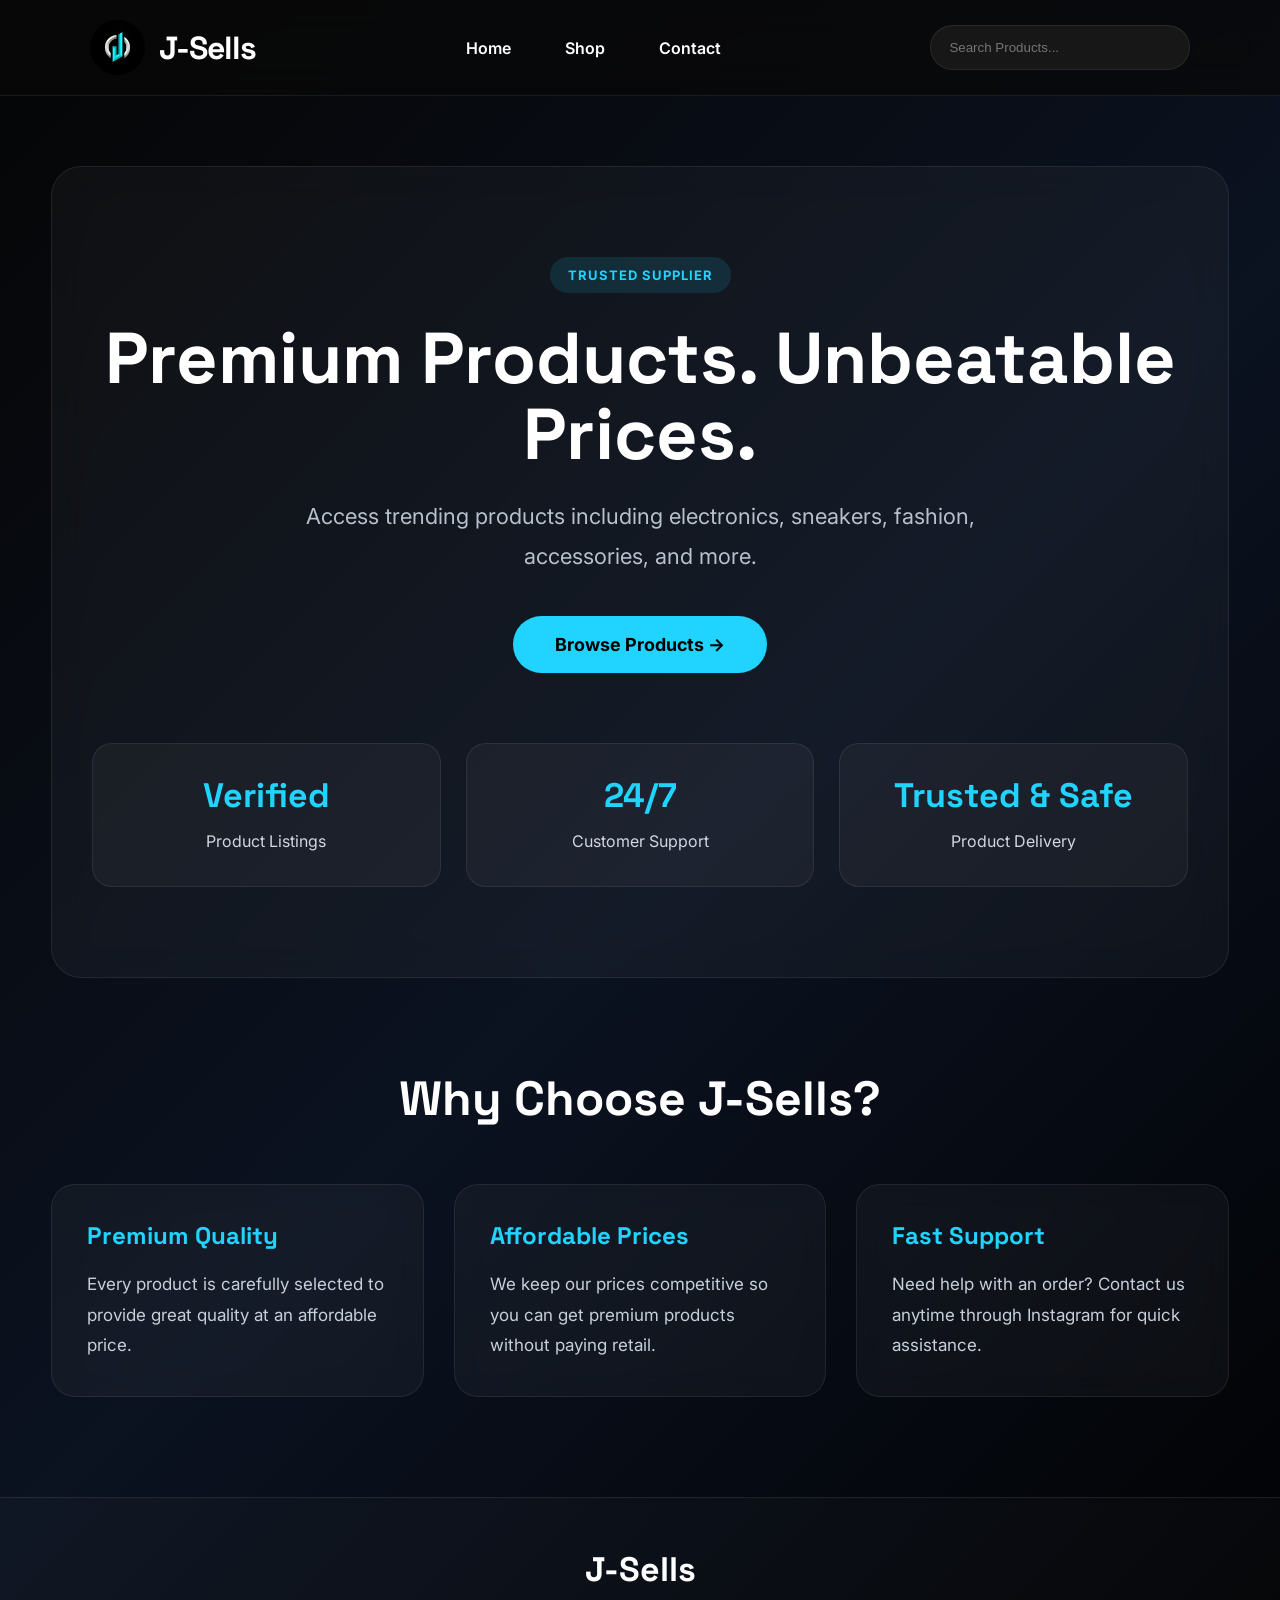
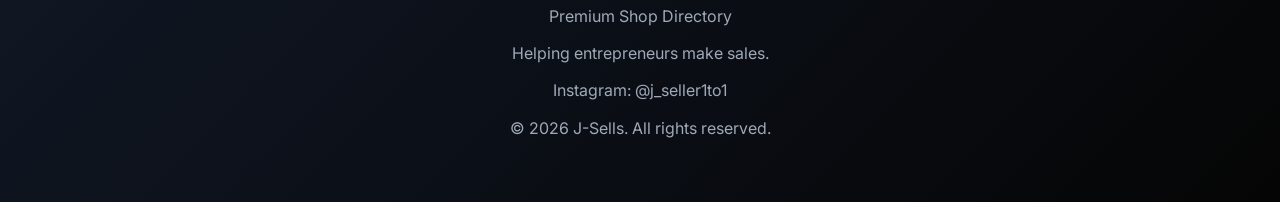
<file: index.html>
<!DOCTYPE html>
<html lang="en">

<head>

    <meta charset="UTF-8">

    <meta name="viewport" content="width=device-width, initial-scale=1.0, viewport-fit=cover">
    
    <meta name="theme-color" content="#050505">

    <title>J-Sells | Premium Shop Directory</title>

    <meta name="description"
          content="Find trusted electronics, sneakers, fashion, and trending products.">

    <link rel="icon" href="images/logo.png">

    <link rel="stylesheet" href="style.css">

    <link rel="preconnect"
          href="https://fonts.googleapis.com">

    <link rel="preconnect"
          href="https://fonts.gstatic.com"
          crossorigin>

    <link href="https://fonts.googleapis.com/css2?family=Inter:wght@400;500;600;700;800&family=Space+Grotesk:wght@500;700&display=swap"
          rel="stylesheet">

</head>

<body>

<header class="navbar">

    <a href="index.html" class="logo">

        <img src="images/logo.png"
             alt="J-Sells Logo">

        <h2>J-Sells</h2>

    </a>

    <nav>

        <a href="index.html">Home</a>

        <a href="shop.html">Shop</a>

        <a href="contact.html">Contact</a>

    </nav>

    <div class="right">

        <input
            type="text"
            id="search"
            placeholder="Search Products..."
            onkeyup="searchProducts()">

        <div id="search-results"></div>

    </div>

</header>

<section class="hero">

    <span class="hero-tag">
        TRUSTED SUPPLIER
    </span>

    <h1>
        Premium Products. Unbeatable Prices.    
    </h1>


    <p>

        Access trending products including
        electronics, sneakers, fashion, accessories, and more.

    </p>

    <button class="hero-btn"
            onclick="window.location.href='shop.html'">

        Browse Products →

    </button>

    <div class="hero-stats">

        <div class="stat">

            <h2>Verified</h2>

            <p>Product Listings</p>

        </div>

        <div class="stat">

            <h2>24/7</h2>

            <p>Customer Support</p>

        </div>

        <div class="stat">

            <h2>Trusted & Safe</h2>

            <p>Product Delivery</p>

        </div>

    </div>

</section>

<section class="about">

    <h2>
        Why Choose J-Sells?
    </h2>

    <div class="features">

        <div class="feature">
            
          <h3>Premium Quality</h3>
            
          <p>Every product is carefully selected to provide great quality at an affordable price.</p>
      
        </div> 
        
        <div class="feature">
            
          <h3>Affordable Prices</h3>
            
          <p>We keep our prices competitive so you can get premium products without paying retail.</p>
      
       </div>
        
        
        <div class="feature">
            
          <h3>Fast Support</h3>
            
           <p>Need help with an order? Contact us anytime through Instagram for quick assistance.</p>
     
      </div> 
        
    
    </div>
    

</section>

<footer class="footer">

    <h2>J-Sells</h2>

    <p>
        Premium Shop Directory
    </p>

    <p>
        Helping entrepreneurs make sales.
    </p>

    <p>
        Instagram: @j_seller1to1
    </p>

    <p>
        © 2026 J-Sells. All rights reserved.
    </p>

</footer>

<script src="products.js"></script>
<script src="script.js"></script>

</body>
</html>
</file>
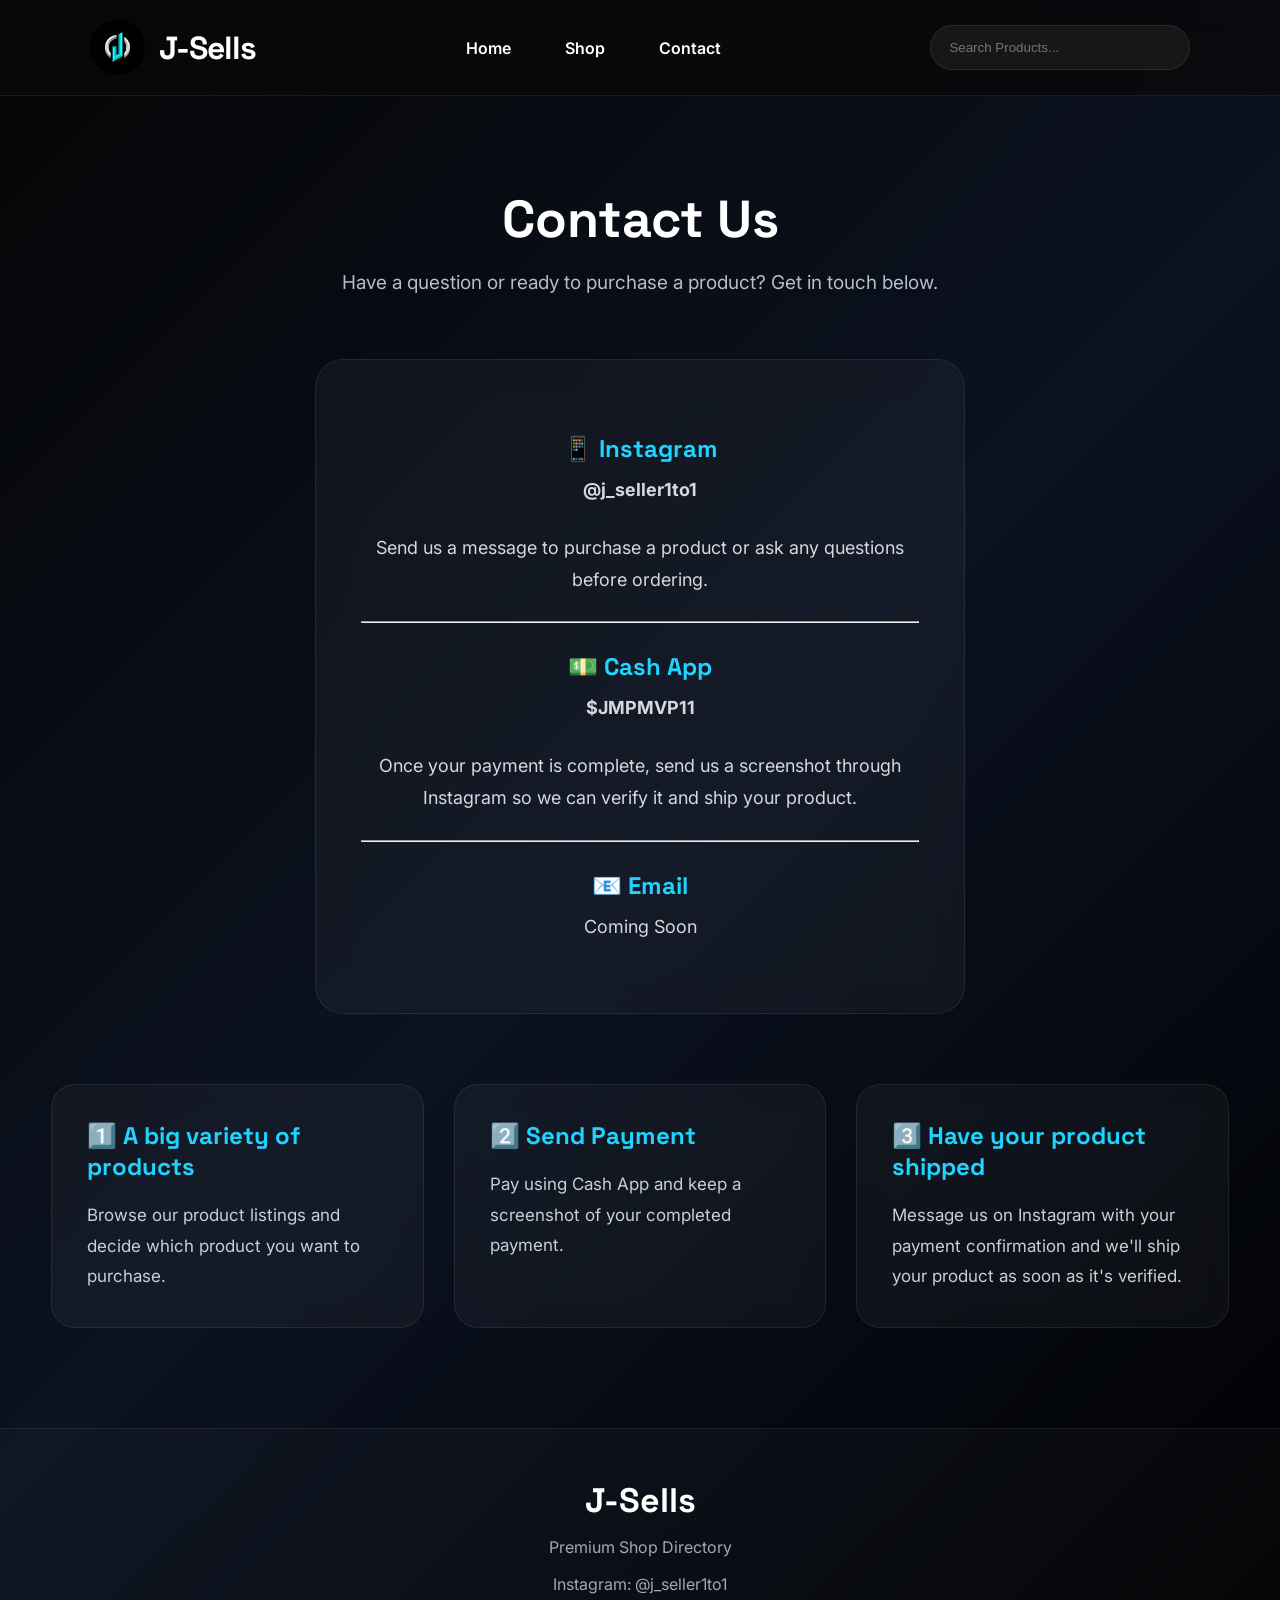
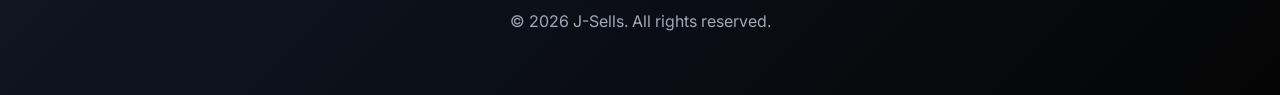
<file: contact.html>
<!DOCTYPE html>
<html lang="en">

<head>

<meta charset="UTF-8">

<meta name="viewport" content="width=device-width, initial-scale=1.0, viewport-fit=cover">
  
<meta name="theme-color" content="#050505">

<title>Contact | J-Sells</title>

<meta name="description" content="Contact J-Sells to purchase products.">

<link rel="icon" href="images/logo.png">

<link rel="stylesheet" href="style.css">

<link rel="preconnect" href="https://fonts.googleapis.com">
<link rel="preconnect" href="https://fonts.gstatic.com" crossorigin>

<link href="https://fonts.googleapis.com/css2?family=Inter:wght@400;500;600;700;800&family=Space+Grotesk:wght@500;700&display=swap" rel="stylesheet">

</head>

<body>

<header class="navbar">

<a href="index.html" class="logo">

<img src="images/logo.png" alt="J-Sells Logo">

<h2>J-Sells</h2>

</a>

<nav>

<a href="index.html">Home</a>

<a href="shop.html">Shop</a>

<a href="contact.html">Contact</a>

</nav>

<div class="right">

<input
type="text"
id="search"
placeholder="Search Products..."
onkeyup="searchProducts()">

<div id="search-results"></div>

</div>

</header>

<section class="products">

<h1>Contact Us</h1>

<p class="shop-subtitle">

Have a question or ready to purchase a product? Get in touch below.

</p>

<div class="contact-card">

<h3>📱 Instagram</h3>

<p>
<strong>@j_seller1to1</strong>
</p>

<p>
Send us a message to purchase a product or ask any questions before ordering.
</p>

<hr>

<h3>💵 Cash App</h3>

<p>
<strong>$JMPMVP11</strong>
</p>

<p>
Once your payment is complete, send us a screenshot through Instagram so we can verify it and ship your product.
</p>

<hr>

<h3>📧 Email</h3>

<p>
Coming Soon
</p>

</div>

<div class="features" style="margin-top:70px;">

<div class="feature">

<h3>1️⃣ A big variety of products</h3>

<p>
Browse our product listings and decide which product you want to purchase.
</p>

</div>

<div class="feature">

<h3>2️⃣ Send Payment</h3>

<p>
Pay using Cash App and keep a screenshot of your completed payment.
</p>

</div>

<div class="feature">

<h3>3️⃣ Have your product shipped</h3>

<p>
Message us on Instagram with your payment confirmation and we'll ship your product as soon as it's verified.
</p>

</div>

</div>

</section>

<footer class="footer">

<h2>J-Sells</h2>

<p>Premium Shop Directory</p>

<p>Instagram: @j_seller1to1</p>

<p>© 2026 J-Sells. All rights reserved.</p>

</footer>

<script src="products.js"></script>
<script src="script.js"></script>

</body>

</html>
</file>
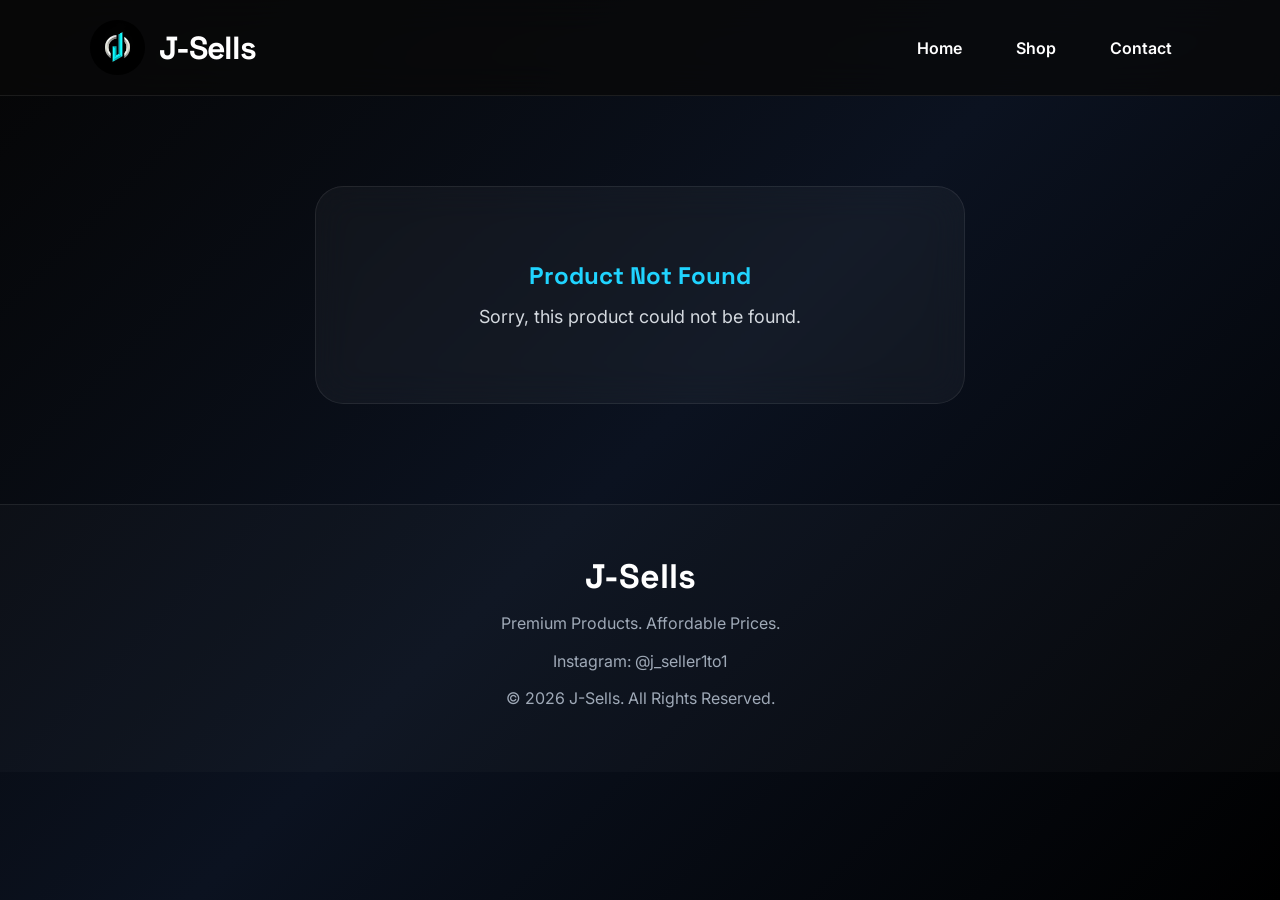
<file: product.html>
<!DOCTYPE html>
<html lang="en">
<head>
    <meta charset="UTF-8">
    <meta name="viewport" content="width=device-width, initial-scale=1.0">
    <title>J-Sells | Product</title>

    <link rel="stylesheet" href="style.css">
</head>

<body>

    <header class="navbar">

        <a href="index.html" class="logo">
            <img src="images/logo.png" alt="J-Sells Logo">
            <h2>J-Sells</h2>
        </a>

        <nav>
            <a href="index.html">Home</a>
            <a href="shop.html">Shop</a>
            <a href="contact.html">Contact</a>
        </nav>

    </header>


    <main class="products">

        <div id="product-details"></div>

    </main>


    <footer class="footer">

        <h2>J-Sells</h2>

        <p>Premium Products. Affordable Prices.</p>

        <p>Instagram: @j_seller1to1</p>

        <p>© 2026 J-Sells. All Rights Reserved.</p>

    </footer>


    <script src="products.js"></script>

    <script>

        const params = new URLSearchParams(window.location.search);
        const productId = params.get("id");

        const product = products.find(item => item.id == productId);

        const details = document.getElementById("product-details");

        if (product) {

            details.innerHTML = `

                <div class="product-card">

                    <div class="badge">In Stock</div>

                    <img src="${product.image}" alt="${product.name}">

                    <h3>${product.name}</h3>

                    <p class="category">${product.category}</p>

                    <p class="price">$${product.price}</p>

                    <button class="buy-btn"
                        onclick="window.location.href='contact.html'">
                        Buy Now
                    </button>

                </div>

            `;

        } else {

            details.innerHTML = `

                <div class="contact-card">

                    <h3>Product Not Found</h3>

                    <p>Sorry, this product could not be found.</p>

                </div>

            `;

        }

    </script>

</body>
</html>
</file>
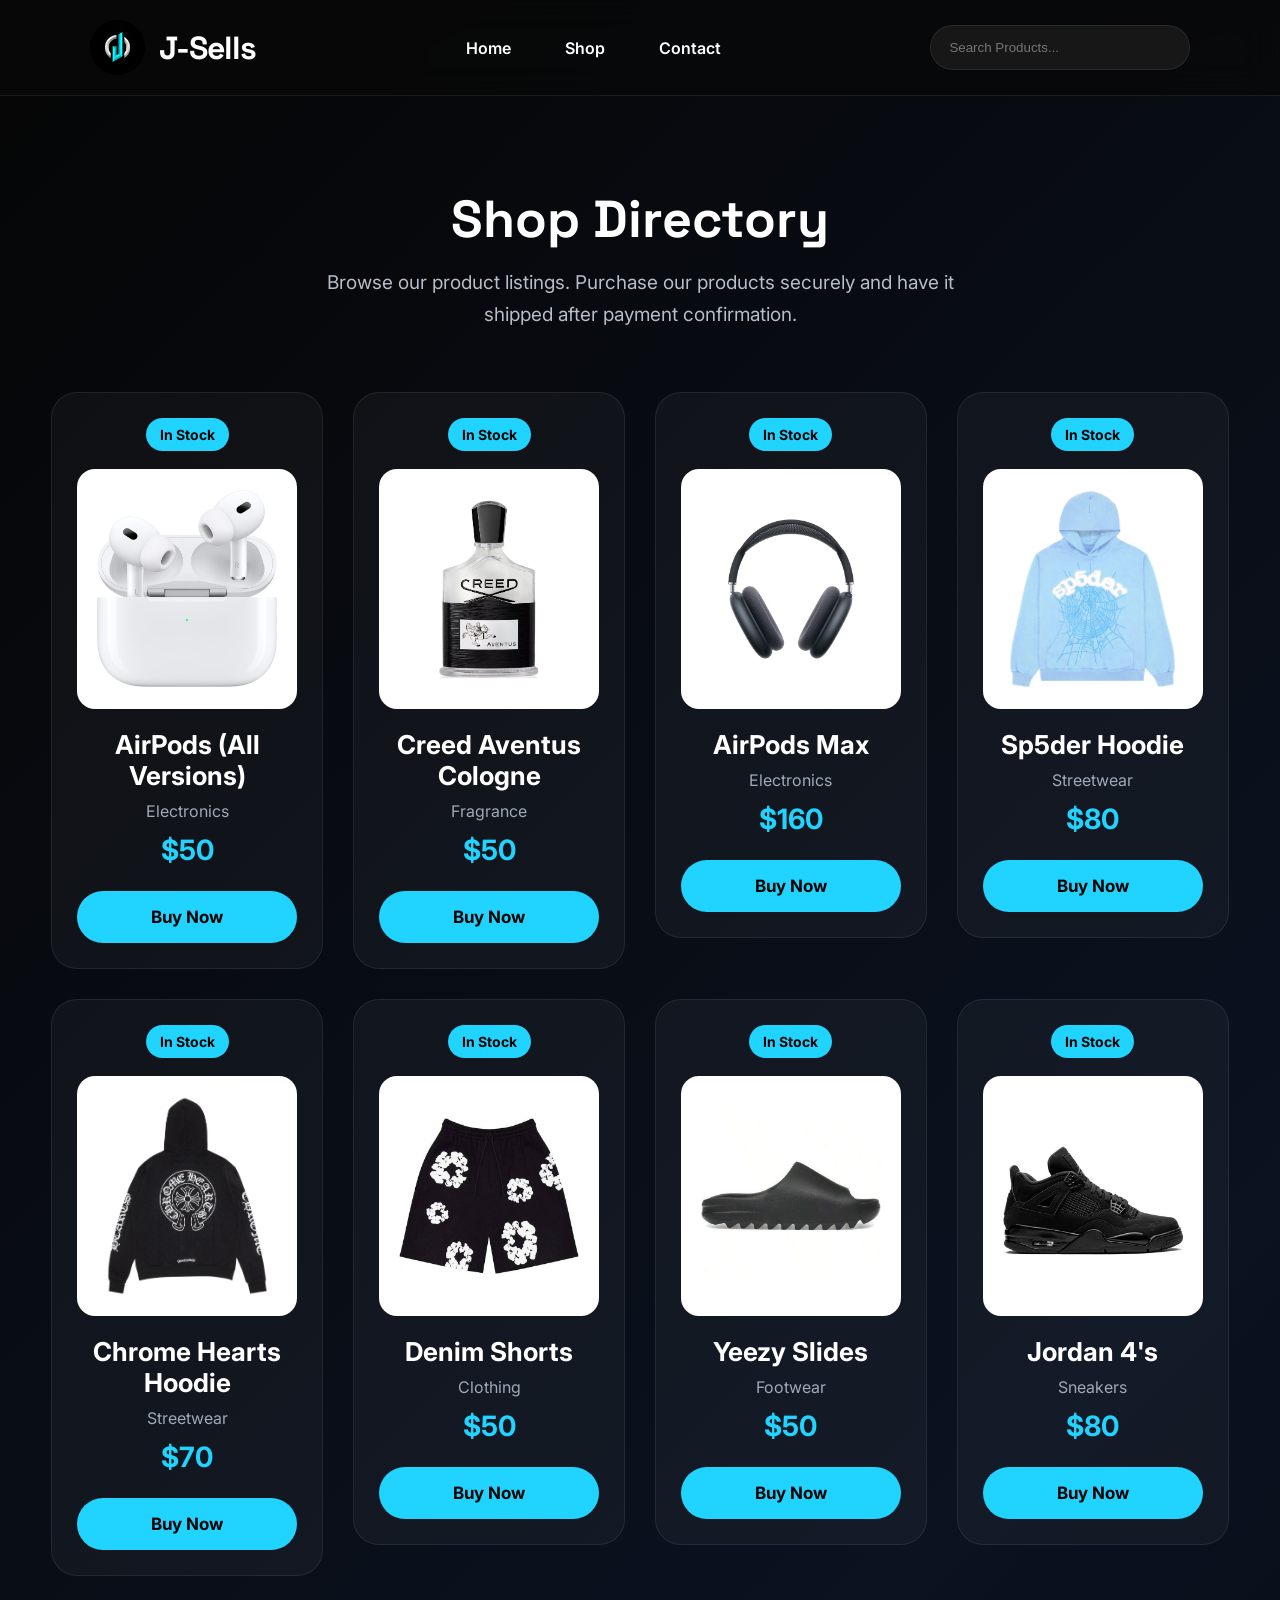
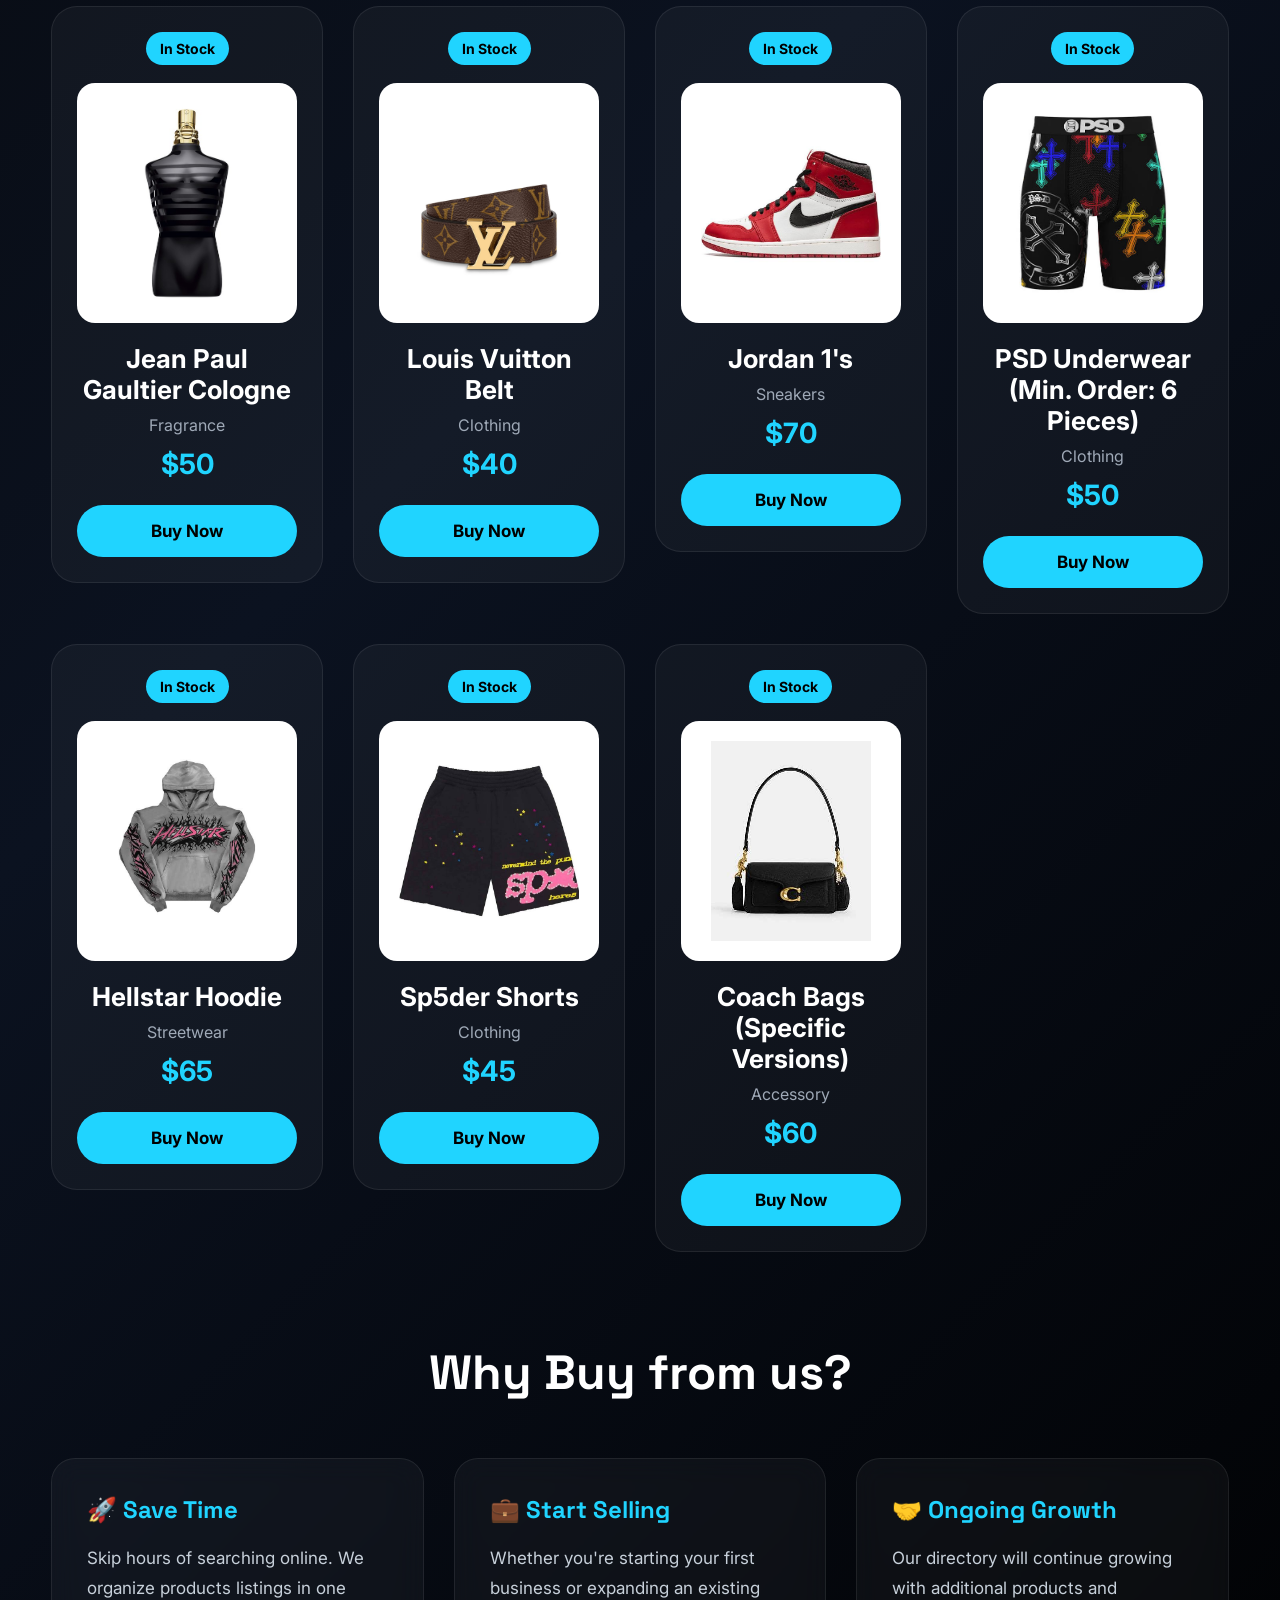
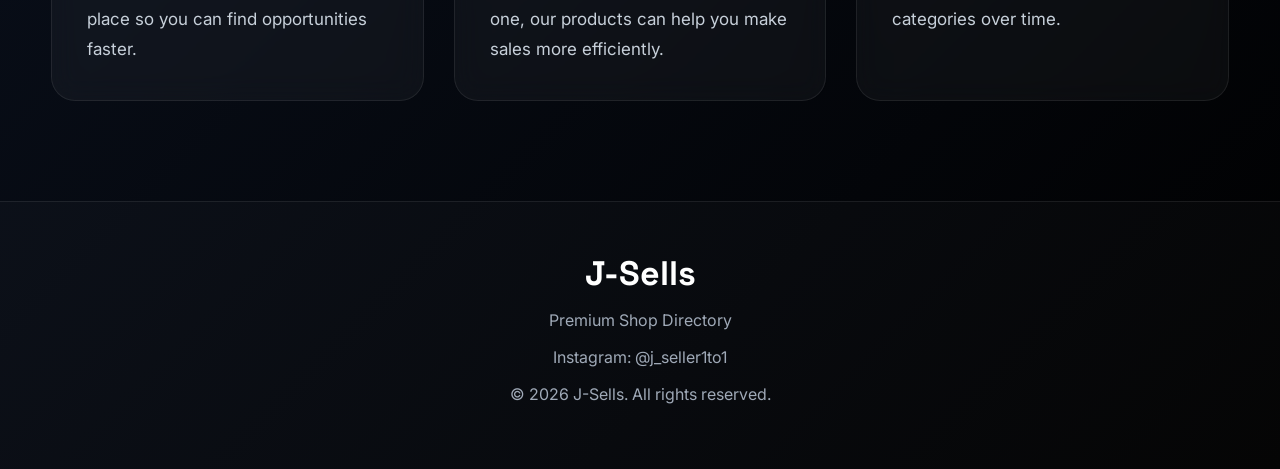
<file: shop.html>
<!DOCTYPE html>
<html lang="en">

<head>
<meta charset="UTF-8">
  
<meta name="viewport" content="width=device-width, initial-scale=1.0, viewport-fit=cover">
  
<meta name="theme-color" content="#050505">

<title>Products| J-Sells</title>

<meta name="description" content="Browse trusted product listings from J-Sells.">

<link rel="icon" href="images/logo.png">

<link rel="stylesheet" href="style.css">

<link rel="preconnect" href="https://fonts.googleapis.com">
<link rel="preconnect" href="https://fonts.gstatic.com" crossorigin>

<link href="https://fonts.googleapis.com/css2?family=Inter:wght@400;500;600;700;800&family=Space+Grotesk:wght@500;700&display=swap" rel="stylesheet">

</head>

<body>

<header class="navbar">

<a href="index.html" class="logo">

<img src="images/logo.png" alt="J-Sells">

<h2>J-Sells</h2>

</a>

<nav>

<a href="index.html">Home</a>

<a href="shop.html">Shop</a>

<a href="contact.html">Contact</a>

</nav>

<div class="right">

<input
type="text"
id="search"
placeholder="Search Products..."
onkeyup="searchProducts()">

<div id="search-results"></div>

</div>

</header>

<section class="products">

<h1>Shop Directory</h1>

<p class="shop-subtitle">

Browse our product listings. Purchase our products securely and have it shipped after payment confirmation.

</p>

<div id="product-grid"></div>

</section>

<section class="about">

<h2>Why Buy from us?</h2>

<div class="features">

<div class="feature">

<h3>🚀 Save Time</h3>

<p>

Skip hours of searching online. We organize products listings in one place so you can find opportunities faster.

</p>

</div>

<div class="feature">

<h3>💼 Start Selling</h3>

<p>

Whether you're starting your first business or expanding an existing one, our products can help you make sales more efficiently.

</p>

</div>

<div class="feature">

<h3>🤝 Ongoing Growth</h3>

<p>

Our directory will continue growing with additional products and categories over time.

</p>

</div>

</div>

</section>

<footer class="footer">

<h2>J-Sells</h2>

<p>Premium Shop Directory</p>

<p>Instagram: @j_seller1to1</p>

<p>© 2026 J-Sells. All rights reserved.</p>

</footer>

<script src="products.js"></script>

<script src="script.js"></script>

</body>

</html>
</file>
<file: style.css>
/* ==========================
   GOOGLE FONTS
========================== */

@import url('https://fonts.googleapis.com/css2?family=Inter:wght@400;500;600;700;800&family=Space+Grotesk:wght@500;700&display=swap');

/* ==========================
   RESET
========================== */

*{
    margin:0;
    padding:0;
    box-sizing:border-box;
}

html{
    scroll-behavior:smooth;
    background:#050505;
}

body{
    margin:0;
    background:#050505;
    background-image:linear-gradient(135deg,#050505,#0b1220,#000);
    color:#fff;
    min-height:100vh;
    overflow-x:hidden;
    font-family:'Inter',sans-serif;
}

img{
    max-width:100%;
    display:block;
}

a{
    text-decoration:none;
    color:inherit;
}

button{
    font-family:inherit;
}

/* ==========================
   NAVBAR
========================== */

.navbar{

    position:sticky;
    top:0;
    z-index:999;

    display:flex;
    justify-content:space-between;
    align-items:center;

    padding:20px 7%;

    background:rgba(8,8,8,.75);

    backdrop-filter:blur(18px);

    border-bottom:1px solid rgba(255,255,255,.08);

}

.logo{

    display:flex;
    align-items:center;
    gap:14px;

    color:white;

}

.logo img{

    width:55px;
    border-radius:50%;

}

.logo h2{

    font-family:'Space Grotesk',sans-serif;
    font-size:32px;
    font-weight:700;
    letter-spacing:-1px;

}

nav{

    display:flex;
    gap:18px;

}

nav a{

    padding:10px 18px;

    border-radius:12px;

    font-weight:600;

    transition:.25s;

}

nav a:hover{

    background:rgba(255,255,255,.06);

    color:#20d4ff;

}

.right{

    position:relative;

}

.right input{

    width:260px;

    padding:14px 18px;

    border:none;

    outline:none;

    border-radius:999px;

    background:#171717;

    color:white;

    border:1px solid rgba(255,255,255,.08);

}

#search-results{

    position:absolute;

    width:100%;

    top:58px;

    left:0;

    display:none;

    background:#171717;

    border-radius:15px;

    overflow:hidden;

    border:1px solid rgba(255,255,255,.08);

}

.search-item{

    padding:14px;

    cursor:pointer;

    transition:.2s;

}

.search-item:hover{

    background:#242424;

}

/* ==========================
   HERO
========================== */

.hero{

    width:min(1200px,92%);
    margin:70px auto;

    padding:90px 40px;

    text-align:center;

    background:rgba(255,255,255,.04);

    border:1px solid rgba(255,255,255,.08);

    border-radius:30px;

    backdrop-filter:blur(18px);

}

.hero-tag{

    display:inline-block;

    background:rgba(32,212,255,.12);

    color:#20d4ff;

    padding:10px 18px;

    border-radius:999px;

    font-size:13px;

    font-weight:700;

    letter-spacing:1px;

    margin-bottom:28px;

}

.hero h1{

    font-size:72px;

    line-height:1.05;

    font-family:'Space Grotesk',sans-serif;

    font-weight:700;

    margin-bottom:25px;

}

.hero p{

    max-width:720px;

    margin:0 auto 40px;

    color:#b8c0cc;

    font-size:22px;

    line-height:1.8;

}

.hero-btn{

    background:#20d4ff;

    color:#000;

    border:none;

    padding:18px 42px;

    border-radius:999px;

    font-size:18px;

    font-weight:700;

    cursor:pointer;

    transition:.3s;

}

.hero-btn:hover{

    transform:translateY(-4px);

    box-shadow:0 0 35px rgba(32,212,255,.35);

}

.hero-stats{

    margin-top:70px;

    display:grid;

    grid-template-columns:repeat(3,1fr);

    gap:25px;

}

.stat{

    background:rgba(255,255,255,.04);

    border:1px solid rgba(255,255,255,.08);

    border-radius:20px;

    padding:30px;

}

.stat h2{

    color:#20d4ff;

    font-family:'Space Grotesk',sans-serif;

    font-size:34px;

    margin-bottom:10px;

}

.stat p{

    margin:0;

    color:#d2d8e2;

    font-size:16px;

}

/* ==========================
   ABOUT / FEATURES
========================== */

.about{

    width:min(1200px,92%);
    margin:90px auto;

}

.about h2{

    text-align:center;

    font-family:'Space Grotesk',sans-serif;

    font-size:48px;

    margin-bottom:55px;

}

.features{

    display:grid;

    grid-template-columns:repeat(auto-fit,minmax(300px,1fr));

    gap:30px;

}

.feature{

    background:rgba(255,255,255,.04);

    border:1px solid rgba(255,255,255,.08);

    border-radius:24px;

    padding:35px;

    transition:.3s ease;

    backdrop-filter:blur(14px);

}

.feature:hover{

    transform:translateY(-8px);

    border-color:rgba(32,212,255,.45);

    box-shadow:0 20px 40px rgba(0,0,0,.35);

}

.feature h3{

    font-size:24px;

    font-family:'Space Grotesk',sans-serif;

    margin-bottom:18px;

    color:#20d4ff;

}

.feature p{

    color:#c7d0da;

    font-size:17px;

    line-height:1.8;

}

/* ==========================
   PRODUCTS
========================== */

.products{

    width:min(1200px,92%);
    margin:90px auto;

}

.products h1{

    text-align:center;

    font-size:52px;

    font-family:'Space Grotesk',sans-serif;

    margin-bottom:15px;

}

.shop-subtitle{

    text-align:center;

    max-width:700px;

    margin:0 auto 60px;

    color:#b6bec8;

    font-size:19px;

    line-height:1.7;

}

#product-grid{

    display:grid;

    grid-template-columns:repeat(auto-fit,minmax(260px,1fr));

    gap:30px;

    align-items:start;

}

.product-card{

    background:rgba(255,255,255,.04);

    border:1px solid rgba(255,255,255,.08);

    border-radius:26px;

    padding:25px;

    text-align:center;

    transition:.3s;

}

.product-card:hover{

    transform:translateY(-10px);

    border-color:#20d4ff;

    box-shadow:0 20px 45px rgba(0,0,0,.35);

}

.product-card img{

    width:100%;

    height:240px;

    object-fit:contain;

    background:#fff;

    border-radius:18px;

    padding:20px;

}

.badge{

    display:inline-block;

    margin-bottom:18px;

    padding:8px 14px;

    background:#20d4ff;

    color:#000;

    border-radius:999px;

    font-size:14px;

    font-weight:700;

}

.product-card h3{

    font-size:26px;

    margin:20px 0 10px;

}

.category{

    color:#9fa9b7;

    margin-bottom:12px;

}

.price{

    color:#20d4ff;

    font-size:28px;

    font-weight:700;

    margin-bottom:24px;

}

.buy-btn{

    width:100%;

    border:none;

    border-radius:999px;

    background:#20d4ff;

    color:#000;

    padding:16px;

    font-size:17px;

    font-weight:700;

    cursor:pointer;

    transition:.25s;

}

.buy-btn:hover{

    transform:translateY(-3px);

    box-shadow:0 0 25px rgba(32,212,255,.35);

}

/* ==========================
   CONTACT PAGE
========================== */

.contact-card{

    max-width:650px;

    margin:0 auto;

    padding:45px;

    text-align:center;

    background:rgba(255,255,255,.04);

    border:1px solid rgba(255,255,255,.08);

    border-radius:28px;

    backdrop-filter:blur(18px);

}

.contact-card h3{

    color:#20d4ff;

    font-family:'Space Grotesk',sans-serif;

    font-size:24px;

    margin-top:28px;

    margin-bottom:10px;

}

.contact-card p{

    color:#d4d9df;

    font-size:18px;

    line-height:1.8;

    margin-bottom:25px;

}

/* ==========================
   FOOTER
========================== */

.footer{

    width:100%;

    margin-top:100px;

    padding:50px 25px;

    text-align:center;

    border-top:1px solid rgba(255,255,255,.08);

    background:rgba(255,255,255,.02);

}

.footer h2{

    font-family:'Space Grotesk',sans-serif;

    font-size:34px;

    margin-bottom:12px;

}

.footer p{

    color:#9fa9b7;

    margin:10px 0;

    line-height:1.7;

}

/* ==========================
   MOBILE
========================== */

@media (max-width:900px){

    .navbar{

        flex-direction:column;

        gap:20px;

        padding:22px;

    }

    nav{

        flex-wrap:wrap;

        justify-content:center;

    }

    .right{

        width:100%;

    }

    .right input{

        width:100%;

    }

    .hero{

        padding:70px 25px;

        margin:30px auto;

    }

    .hero h1{

        font-size:46px;

    }

    .hero p{

        font-size:18px;

    }

    .hero-stats{

        grid-template-columns:1fr;

    }

    .about h2,
    .products h1{

        font-size:36px;

    }

    .feature{

        padding:28px;

    }

    #product-grid{

    grid-template-columns:repeat(2,1fr);

        gap:20px;

    }
   
    .product-card img{

        height:190px;

    }

    .contact-card{

        padding:30px 22px;

    }

    .hero-btn,
    .buy-btn{

        width:100%;

    }

}

@media (max-width:500px){

    .logo h2{

        font-size:26px;

    }

    .hero h1{

        font-size:38px;

    }

    .hero-tag{

        font-size:11px;

    }

    .hero p{

        font-size:17px;

    }

    .contact-card h3{

        font-size:21px;

    }

    .contact-card p{

        font-size:16px;

    }

}


@media (max-width:600px){

    #product-grid{

        grid-template-columns:1fr;

    }

}
</file>
